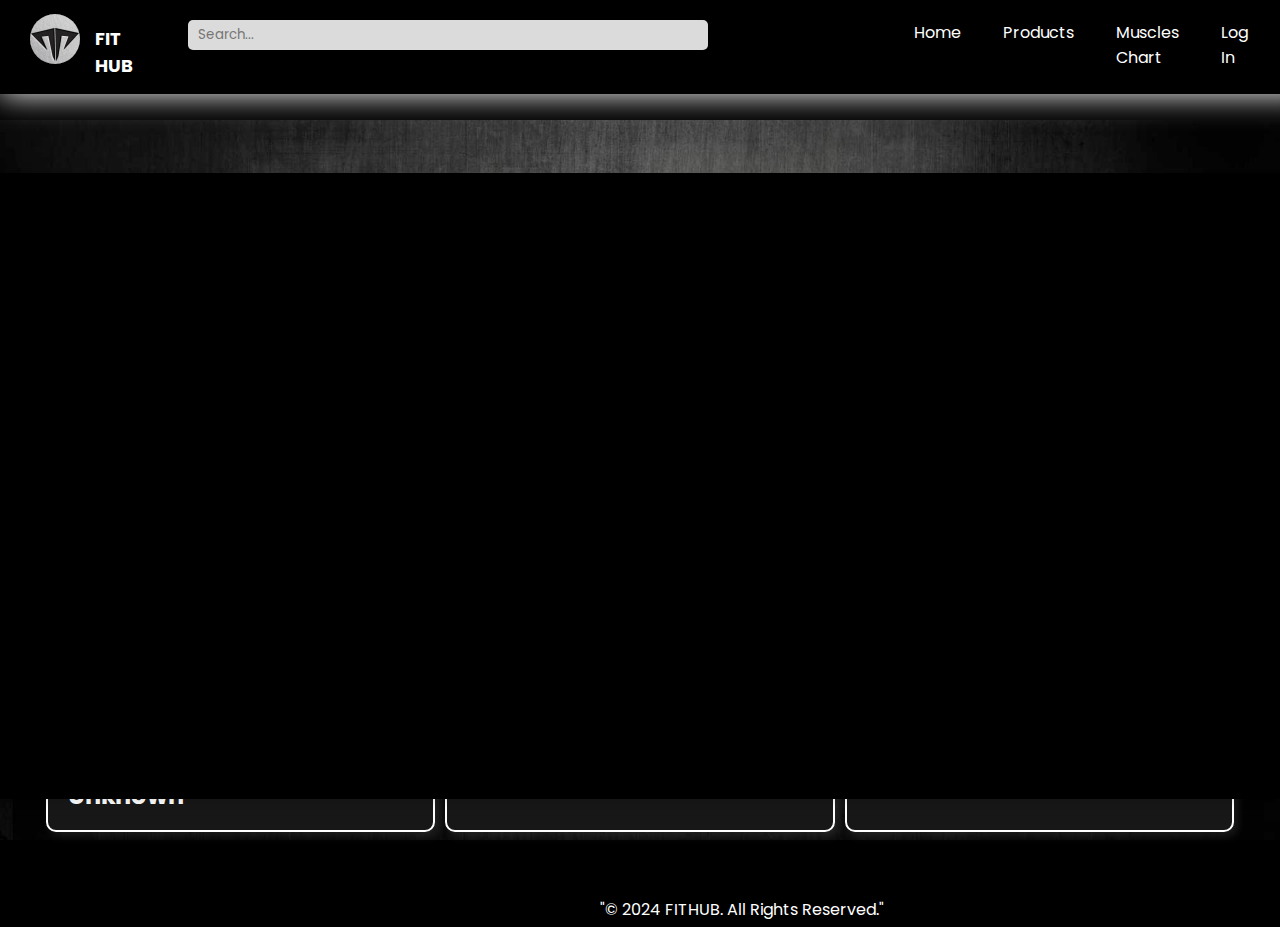
<file: index.html>
<!DOCTYPE html>
<html lang="en">

<head>
    <meta charset="UTF-8">
    <meta name="viewport" content="width=device-width, initial-scale=1.0">
    <title>Document</title>
    <link rel="stylesheet" href="style.css">
    <link rel="preconnect" href="https://fonts.googleapis.com">
    <link rel="preconnect" href="https://fonts.gstatic.com" crossorigin>
    <link
        href="https://fonts.googleapis.com/css2?family=Poppins:ital,wght@0,100;0,200;0,300;0,400;0,500;0,600;0,700;0,800;0,900;1,100;1,200;1,300;1,400;1,500;1,600;1,700;1,800;1,900&display=swap"
        rel="stylesheet">
</head>

<body>
    <nav id="navbar">
        <div class="logo">
            <img src="logooo.png" alt="">
        </div>
        <p class="webname">FIT HUB</p>
        <div class="search-container">
            <input type="text" class="search-input" placeholder="Search...">
            <!-- <i class="search-icon">🔍</i> -->
        </div>
        <ul class="items">
            <li class="item1"><a href="" target="_blank">Home</a></li>
            <li class="item2"><a href="Consumables.html" target="_blank">Products</a></li>
            <li class="item4"><a href="Muscle.html" target="_blank">Muscles Chart</a></li>
            <!-- <li class="item3"><a href="">Contact Us</a></li> -->
            <li class="item3"><a href="login page.html" target="_blank">Log In</a></li>
            <li class="item3"><a href="signin.html" target="_blank">Sign In</a></li>
        </ul>
    </nav>
    <main>
        <div class="background">
            <img src="45505.jpg" alt="image not found">
        </div>
        <div class="maindiv"></div>


    </main>
    <div class="ending">
        <div class="box1">
            "Strength doesn't come from what you can do. It comes from overcoming the things you once thought you
            couldn't." - Unknown
        </div>
        <div class="box2">
            "Fitness is not about being better than someone else. It's about being better than you used to be." - CR7
        </div>
        <div class="box3">
            "The only bad workout is the one that didn't happen." - Unknown
        </div>
    </div>
    <footer>
        <div>"© 2024 FITHUB. All Rights Reserved."</div>
    </footer>

</body>

</html>
</file>
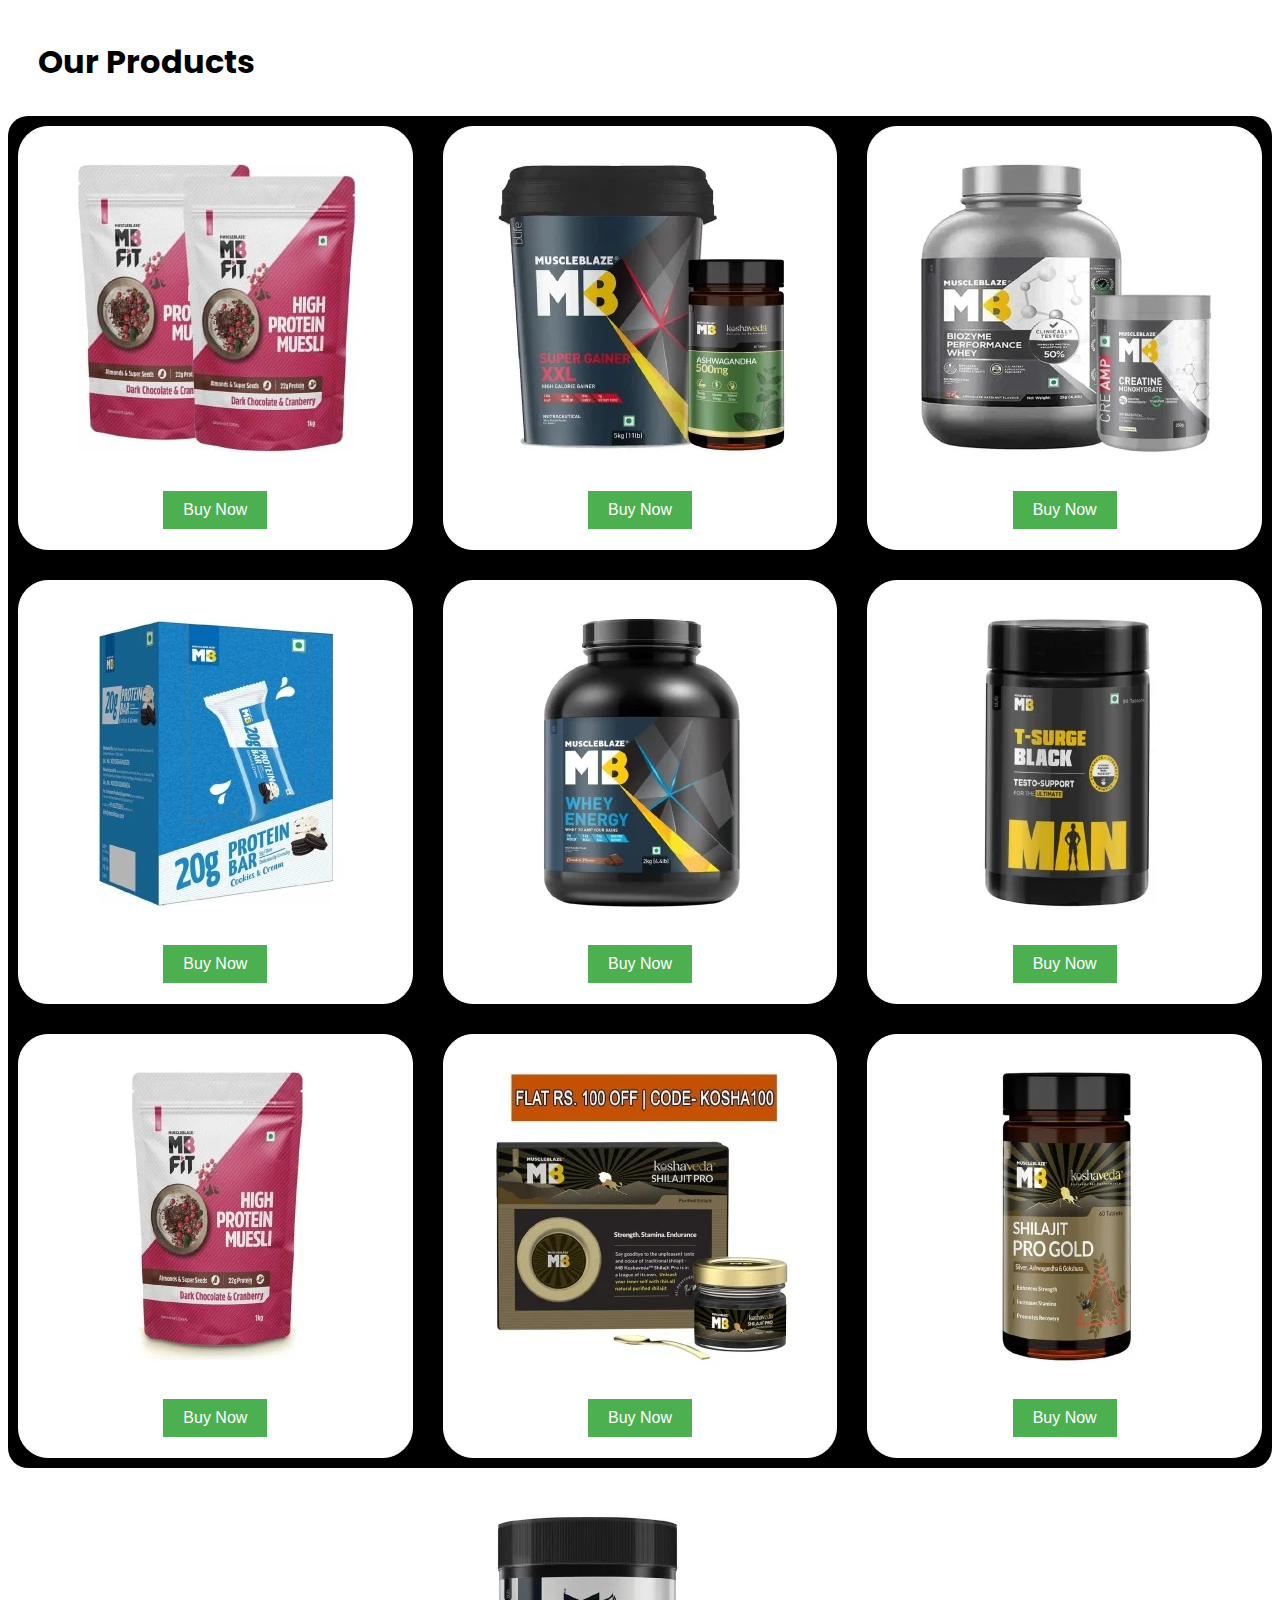
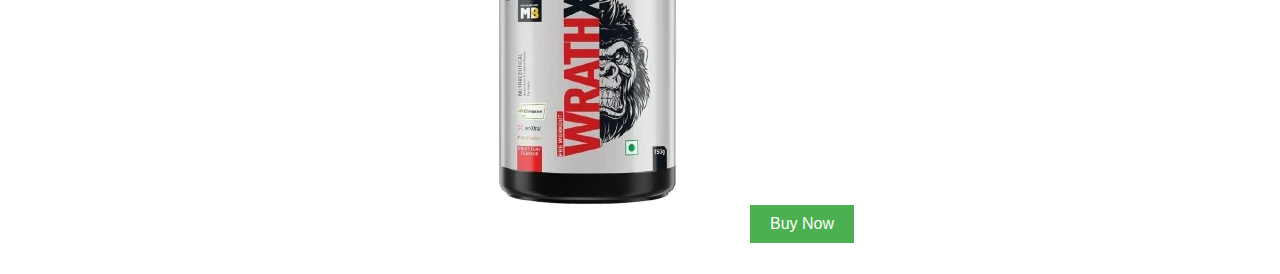
<file: Consumables.html>
<!DOCTYPE html>
<html lang="en">
<head>
  <meta charset="UTF-8">
  <meta name="viewport" content="width=device-width, initial-scale=1.0">
  <link href="https://fonts.googleapis.com/css2?family=Poppins:ital,wght@0,100;0,200;0,300;0,400;0,500;0,600;0,700;0,800;0,900;1,100;1,200;1,300;1,400;1,500;1,600;1,700;1,800;1,900&display=swap"
        rel="stylesheet">
  <style>
    .heading{
      font-family: poppins;
      font-size: xx-large;
      font-weight: bold;
      padding: 30px;

    }
    .grid-container {
      background-color: black;
      display: grid;
      grid-template-columns: repeat(3, 1fr); /* Creates 3 equal columns */
      grid-gap: 10px; /* Adjust the gap between grid items */
      border-radius: 20px;
    }

    /* Add styling for the grid items */
    .grid-item {
      margin: 10px;
      background-color: white;
      border: 1px solid white;
      padding: 20px;
      text-align: center;
      border-radius: 30px;
    }

    /* Style for the image */
    .grid-item img {
      max-width: 100%;
      height: auto;
      margin-bottom: 10px;

    }

    /* Style for the button */
    button {
      background-color: #4CAF50;
      color: white;
      padding: 10px 20px;
      border: none;
      text-align: center;
      text-decoration: none;
      display: inline-block;
      font-size: 16px;
      margin-top: 10px;
      cursor: pointer;
    }
  </style>
</head>
<body>
  <div class="heading">
    Our Products
  </div>
  <div class="grid-container">
    <div class="grid-item">
      <img src="pck_3053723_c_m.jpg" alt="Product Image">
      <button onclick="document.location='https://www.muscleblaze.com/'">Buy Now</button>
    </div>
    <div class="grid-item">
      <img src="pck_3127657_c_m.webp" alt="Product Image">
      <button onclick="document.location='https://www.muscleblaze.com/'">Buy Now</button>
    </div>
    <div class="grid-item">
      <img src="pck_3219487_c_m.webp" alt="Product Image">
      <button onclick="document.location='https://www.muscleblaze.com/'">Buy Now</button>
    </div>
    <div class="grid-item">
      <img src="prd_2285188-MuscleBlaze-Protein-Bar-20-gm-Protein-6-bars-Cookies-Cream_c_m.webp" alt="Product Image">
      <button onclick="document.location='https://www.muscleblaze.com/'">Buy Now</button>
    </div>
    <div class="grid-item">
      <img src="prd_2746854-MuscleBlaze-Whey-Energy-Protein-Supplement-Powder-with-Vitamins-Minerals-4.webp" alt="Product Image">
      <button onclick="document.location='https://www.muscleblaze.com/'">Buy Now</button>
    </div>
    <div class="grid-item">
      <img src="prd_2772955-MuscleBlaze-TSurge-Black-90-tablets-Unflavoured_c_m.webp" alt="Product Image">
      <button onclick="document.location='https://www.muscleblaze.com/'">Buy Now</button>
    </div>
    <div class="grid-item">
      <img src="prd_3039359-MuscleBlaze-High-Protein-Muesli-1-kg-Dark-Chocolate-Cranberry_c_m.webp" alt="Product Image">
      <button onclick="document.location='https://www.muscleblaze.com/'">Buy Now</button>
    </div>
    <div class="grid-item">
      <img src="prd_3140383-Koshaveda-Shilajit-Pro-by-MuscleBlaze-20-g_c_m.webp" alt="Product Image">
      <button onclick="document.location='https://www.muscleblaze.com/'">Buy Now</button>
    </div>
    <div class="grid-item">
      <img src="prd_3202327-Koshaveda-Shilajit-Pro-Gold-by-MuscleBlaze-60-tablets_c_m.webp" alt="Product Image">
      <button onclick="document.location='https://www.muscleblaze.com/'">Buy Now</button>
    </div>
  </div>
  <div class="grid-item">
  <img src="prd_3212223-MuscleBlaze-Pre-Workout-WrathX-0.webp" alt="Product Image">
  <button onclick="document.location='https://www.muscleblaze.com/'">Buy Now</button>
</div>
    <!-- Repeat the structure for other grid items -->

  </div>
</body>
</html>
</file>
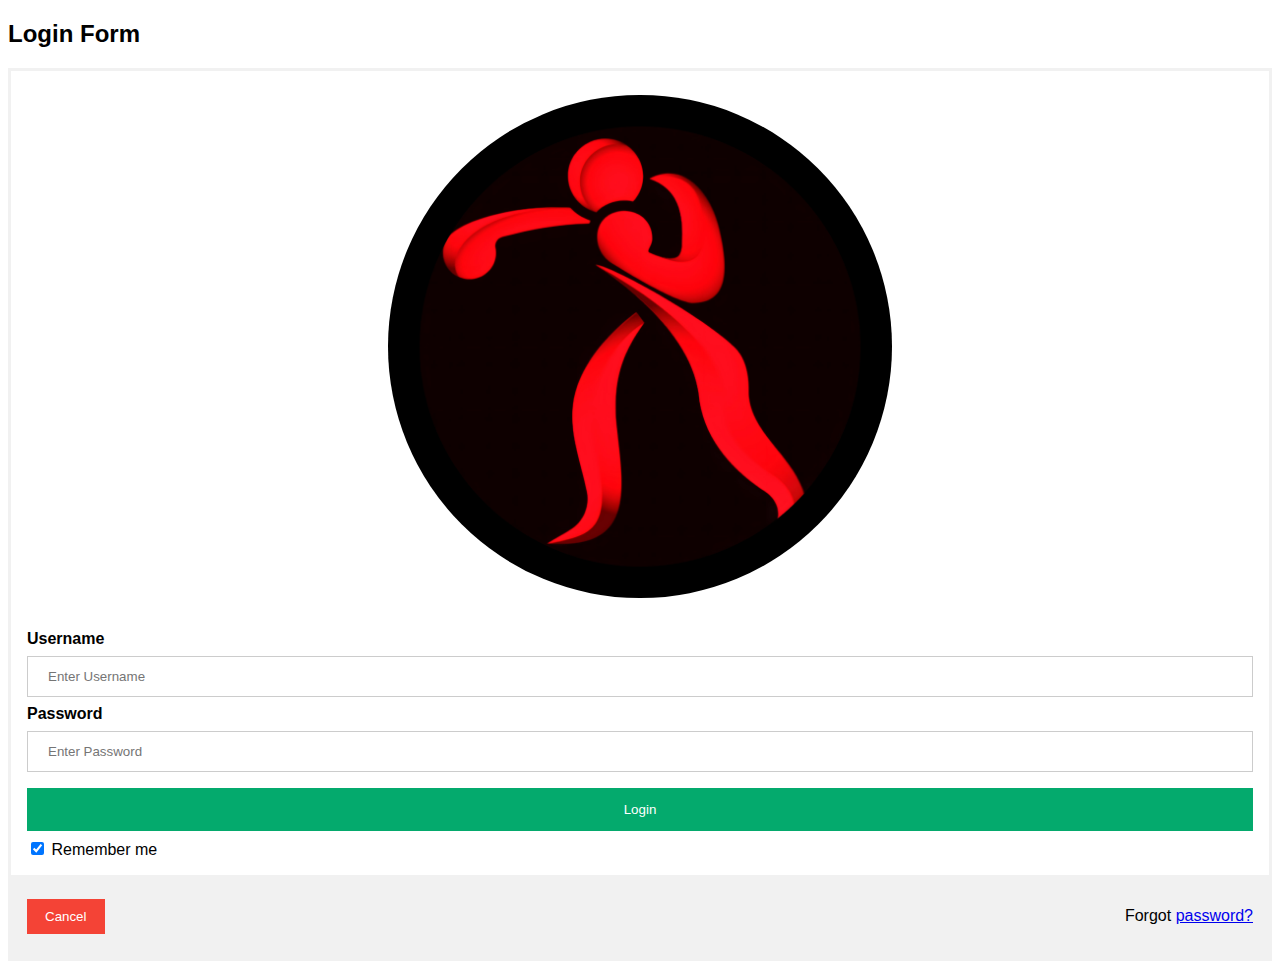
<file: login page.html>
<!DOCTYPE html>
<html>
<head>
<meta name="viewport" content="width=device-width, initial-scale=1">
<style>
body {font-family: Arial, Helvetica, sans-serif;}
form {border: 3px solid #f1f1f1;}

input[type=text], input[type=password] {
  width: 100%;
  padding: 12px 20px;
  margin: 8px 0;
  display: inline-block;
  border: 1px solid #ccc;
  box-sizing: border-box;
}

button {
  background-color: #04AA6D;
  color: white;
  padding: 14px 20px;
  margin: 8px 0;
  border: none;
  cursor: pointer;
  width: 100%;
}

button:hover {
  opacity: 0.8;
}

.cancelbtn {
  width: auto;
  padding: 10px 18px;
  background-color: #f44336;
}

.imgcontainer {
  text-align: center;
  margin: 24px 0 12px 0;
}
.imgcontainer img{
  width: 40vw;
}

img.avatar {
  width: 40%;
  border-radius: 50%;
}

.container {
  padding: 16px;
}

span.psw {
  float: right;
  padding-top: 16px;
}

/* Change styles for span and cancel button on extra small screens */
@media screen and (max-width: 300px) {
  span.psw {
     display: block;
     float: none;
  }
  .cancelbtn {
     width: 100%;
  }
}
</style>
</head>
<body>

<h2>Login Form</h2>

<form action="/action_page.php" method="post">
  <div class="imgcontainer">
    <img src="WhatsApp Image 2024-02-29 at 19.09.30_69ce267f.jpg" alt="Avatar" class="avatar">
  </div>

  <div class="container">
    <label for="uname"><b>Username</b></label>
    <input type="text" placeholder="Enter Username" name="uname" required>

    <label for="psw"><b>Password</b></label>
    <input type="password" placeholder="Enter Password" name="psw" required>
        
    <button type="submit">Login</button>
    <label>
      <input type="checkbox" checked="checked" name="remember"> Remember me
    </label>
  </div>

  <div class="container" style="background-color:#f1f1f1">
    <button type="button" class="cancelbtn">Cancel</button>
    <span class="psw">Forgot <a href="#">password?</a></span>
  </div>
</form>

</body>
</html>
</file>
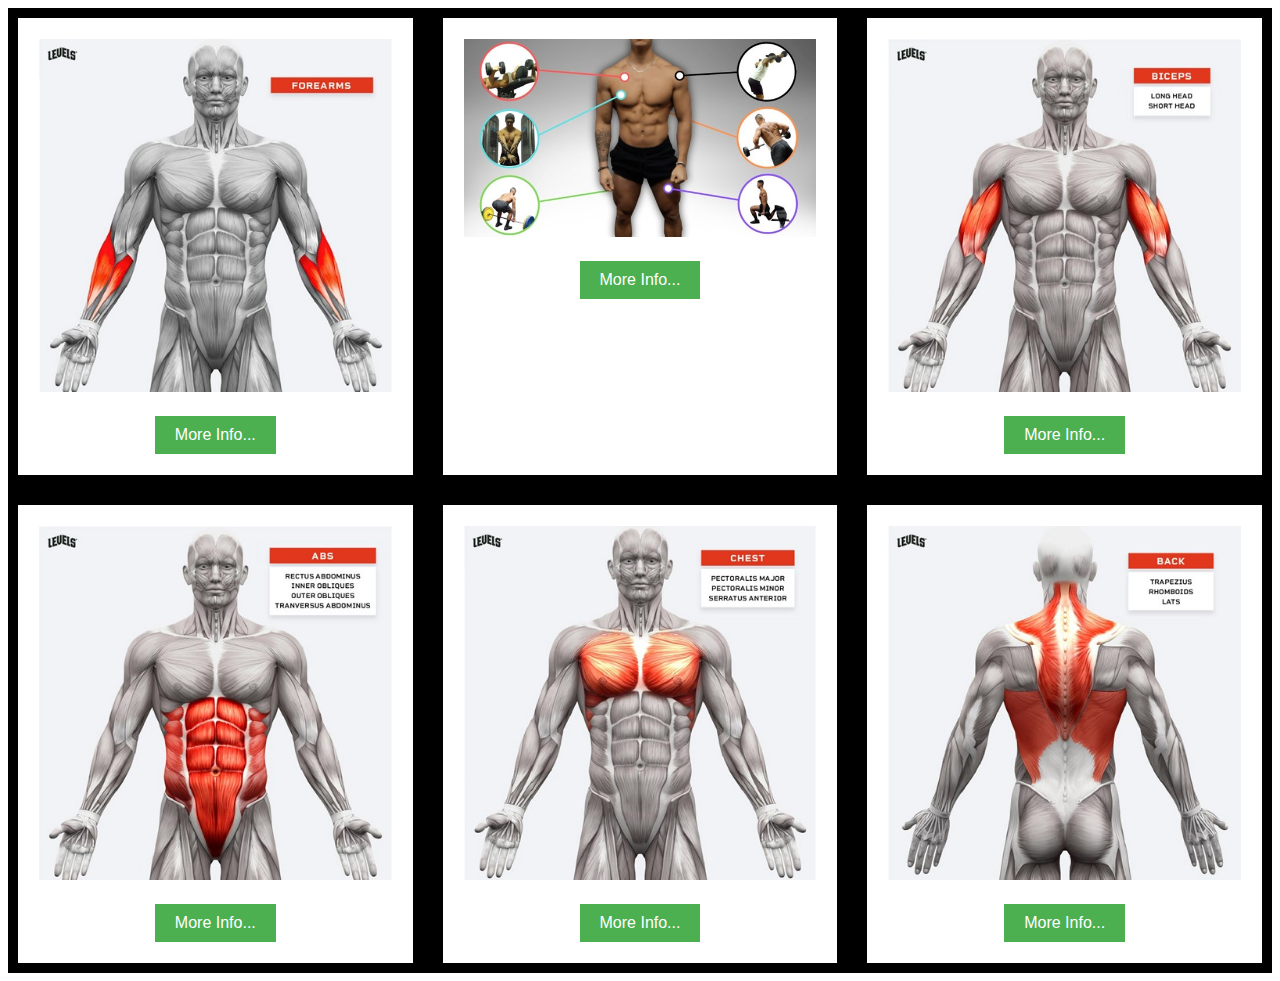
<file: Muscle.html>
<!DOCTYPE html>
<html lang="en">
<head>
  <meta charset="UTF-8">
  <meta name="viewport" content="width=device-width, initial-scale=1.0">
  <style>
    .grid-container {
      background-color: black;
      display: grid;
      grid-template-columns: repeat(3, 1fr); /* Creates 3 equal columns */
      grid-gap: 10px; /* Adjust the gap between grid items */
    }

    /* Add styling for the grid items */
    .grid-item {
      margin: 10px;
      background-color: white;
      border: 1px solid white;
      padding: 20px;
      text-align: center;
    }

    /* Style for the image */
    .grid-item img {
      max-width: 100%;
      height: auto;
      margin-bottom: 10px;
    }

    /* Style for the button */
    button {
      background-color: #4CAF50;
      color: white;
      padding: 10px 20px;
      border: none;
      text-align: center;
      text-decoration: none;
      display: inline-block;
      font-size: 16px;
      margin-top: 10px;
      cursor: pointer;
    }
  </style>
</head>
<body>
  <div class="grid-container">
    <div class="grid-item">
      <img src="WhatsApp Image 2024-03-01 at 00.27.45_0698b45f.jpg" alt="Product Image">
      <button onclick="document.location='https://levelsprotein.com/blogs/guides/the-ultimate-muscle-groups-guide'">More Info...</button>
    </div>
    <div class="grid-item">
      <img src="WhatsApp Image 2024-03-01 at 00.27.45_27479d30.jpg" alt="Product Image">
      <button onclick="document.location='https://levelsprotein.com/blogs/guides/the-ultimate-muscle-groups-guide'">More Info...</button>
    </div>
    <div class="grid-item">
      <img src="WhatsApp Image 2024-03-01 at 00.27.46_567174a9.jpg" alt="Product Image">
      <button onclick="document.location='https://levelsprotein.com/blogs/guides/the-ultimate-muscle-groups-guide#glutes'">More Info...</button>
    </div>
    <div class="grid-item">
      <img src="WhatsApp Image 2024-03-01 at 00.27.46_d8da3871.jpg" alt="Product Image">
      <button onclick="document.location='https://levelsprotein.com/blogs/guides/the-ultimate-muscle-groups-guide#glutes'">More Info...</button>
    </div>
    <div class="grid-item">
      <img src="WhatsApp Image 2024-03-01 at 00.27.47_055553d2.jpg" alt="Product Image">
      <button onclick="document.location='https://levelsprotein.com/blogs/guides/the-ultimate-muscle-groups-guide#glutes'">More Info...</button>
    </div>
    <div class="grid-item">
      <img src="WhatsApp Image 2024-03-01 at 00.27.48_8bdd8066.jpg" alt="Product Image">
      <button onclick="document.location='https://levelsprotein.com/blogs/guides/the-ultimate-muscle-groups-guide#glutes'">More Info...</button>
    </div>
    <!-- Repeat the structure for other grid items -->

  </div>
</body>
</html>
</file>
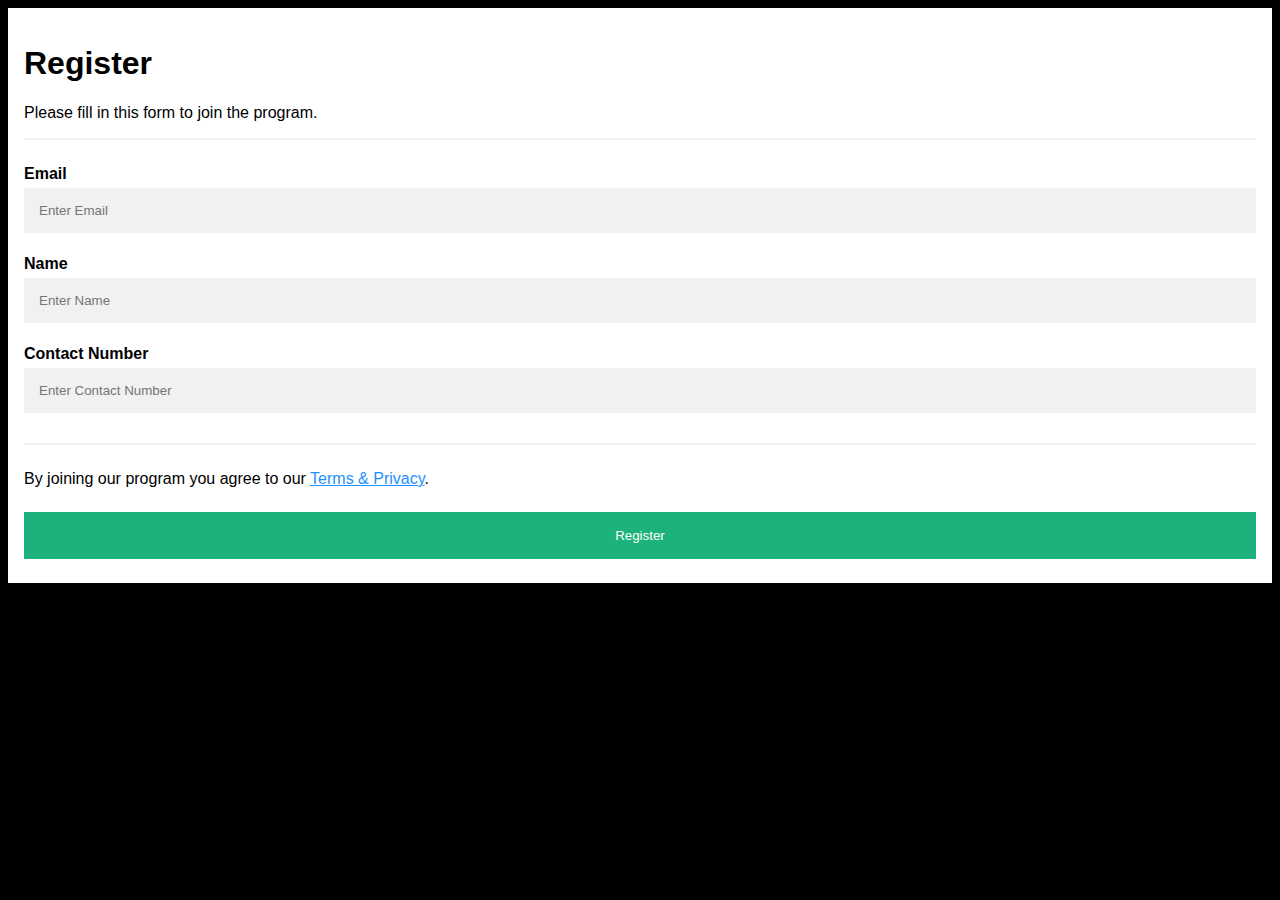
<file: register page.html>
<!DOCTYPE html>
<html>
<head>
<meta name="viewport" content="width=device-width, initial-scale=1">
<style>
body {
  font-family: Arial, Helvetica, sans-serif;
  background-color: black;
}

* {
  box-sizing: border-box;
}

/* Add padding to containers */
.container {
  padding: 16px;
  background-color: white;
}

/* Full-width input fields */
input[type=text], input[type=password] {
  width: 100%;
  padding: 15px;
  margin: 5px 0 22px 0;
  display: inline-block;
  border: none;
  background: #f1f1f1;
}

input[type=text]:focus, input[type=password]:focus {
  background-color: #ddd;
  outline: none;
}

/* Overwrite default styles of hr */
hr {
  border: 1px solid #f1f1f1;
  margin-bottom: 25px;
}

/* Set a style for the submit button */
.registerbtn {
  background-color: #04AA6D;
  color: white;
  padding: 16px 20px;
  margin: 8px 0;
  border: none;
  cursor: pointer;
  width: 100%;
  opacity: 0.9;
}

.registerbtn:hover {
  opacity: 1;
}

/* Add a blue text color to links */
a {
  color: dodgerblue;
}

/* Set a grey background color and center the text of the "sign in" section */
.signin {
  background-color: #f1f1f1;
  text-align: center;
}
</style>
</head>
<body>

<form action="/action_page.php">
  <div class="container">
    <h1>Register</h1>
    <p>Please fill in this form to join the program.</p>
    <hr>

    <label for="email"><b>Email</b></label>
    <input type="text" placeholder="Enter Email" name="email" id="email" required>

    <label for="name"><b>Name</b></label>
    <input type="text" placeholder="Enter Name" name="name" id="name" required>

    <label for="Contactno"><b>Contact Number</b></label>
    <input type="text" placeholder="Enter Contact Number" name="Contactno" id="Contactno" required>
    <hr>
    <p>By joining our program you agree to our <a href="#">Terms & Privacy</a>.</p>

    <button type="submit" class="registerbtn">Register</button>
  </div>
</form>

</body>
</html>
</file>
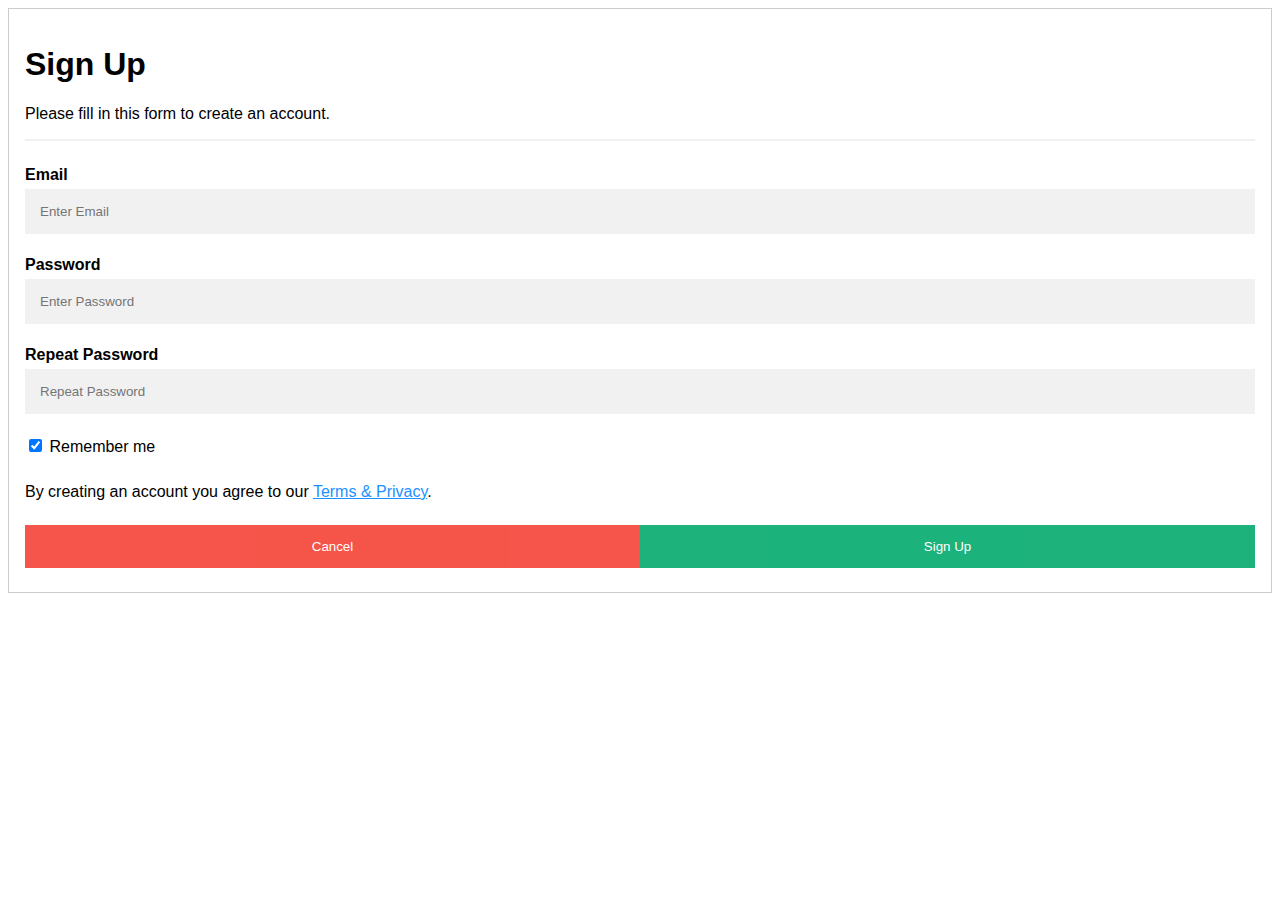
<file: signin.html>
<!DOCTYPE html>
<html>
<style>
body {font-family: Arial, Helvetica, sans-serif;}
* {box-sizing: border-box}

/* Full-width input fields */
input[type=text], input[type=password] {
  width: 100%;
  padding: 15px;
  margin: 5px 0 22px 0;
  display: inline-block;
  border: none;
  background: #f1f1f1;
}

input[type=text]:focus, input[type=password]:focus {
  background-color: #ddd;
  outline: none;
}

hr {
  border: 1px solid #f1f1f1;
  margin-bottom: 25px;
}

/* Set a style for all buttons */
button {
  background-color: #04AA6D;
  color: white;
  padding: 14px 20px;
  margin: 8px 0;
  border: none;
  cursor: pointer;
  width: 100%;
  opacity: 0.9;
}

button:hover {
  opacity:1;
}

/* Extra styles for the cancel button */
.cancelbtn {
  padding: 14px 20px;
  background-color: #f44336;
}

/* Float cancel and signup buttons and add an equal width */
.cancelbtn, .signupbtn {
  float: left;
  width: 50%;
}

/* Add padding to container elements */
.container {
  padding: 16px;
}

/* Clear floats */
.clearfix::after {
  content: "";
  clear: both;
  display: table;
}

/* Change styles for cancel button and signup button on extra small screens */
@media screen and (max-width: 300px) {
  .cancelbtn, .signupbtn {
     width: 100%;
  }
}
</style>
<body>

<form action="/action_page.php" style="border:1px solid #ccc">
  <div class="container">
    <h1>Sign Up</h1>
    <p>Please fill in this form to create an account.</p>
    <hr>

    <label for="email"><b>Email</b></label>
    <input type="text" placeholder="Enter Email" name="email" required>

    <label for="psw"><b>Password</b></label>
    <input type="password" placeholder="Enter Password" name="psw" required>

    <label for="psw-repeat"><b>Repeat Password</b></label>
    <input type="password" placeholder="Repeat Password" name="psw-repeat" required>
    
    <label>
      <input type="checkbox" checked="checked" name="remember" style="margin-bottom:15px"> Remember me
    </label>
    
    <p>By creating an account you agree to our <a href="#" style="color:dodgerblue">Terms & Privacy</a>.</p>

    <div class="clearfix">
      <button type="button" class="cancelbtn">Cancel</button>
      <button type="submit" class="signupbtn">Sign Up</button>
    </div>
  </div>
</form>

</body>
</html>
</file>
<file: style.css>
*{
    background-color: black;
    color: white;
    padding: 0px;
    margin: 0px;
    font-family: poppins;
    /* font-family: cinzel; */
    /* font-weight: bold; */
    background-color: rgb(0, 0, 0);
}

#navbar{
    width: 100vw;
    display: flex;
    /* margin-top: 20px; */
    /* margin-left: 100px; */
    padding-left: 30px;
    padding-top: 20px;
    padding-bottom: 10px;
    position:fixed;
    background-color: rgb(0, 0, 0);
    box-shadow: 0px 0px 30px 1px rgb(245, 245, 245);



}
.items {
    display: flex;
    gap: 30px;
    margin-left: 200px;

}
.items li {  
    display: flex;
    height: 25px;
}
.items li a{
    padding: 0px 6px;

    text-decoration: none;
}
.logo{
    margin-top: -6px;
    background-color: rgb(129, 129, 129);
    width: 50px;
    height: 50px;
    border-radius: 80px;
}
.logo img{
    width: 50px;
    border-radius: 50px;
}
.webname{
    font-weight: bolder;
    padding: 5px;
    margin-left: 10px;
    font-size: large;
}
.background img{
    margin-top: 120px;
    height: 100%;
    width: 100%;
}


.search-input {
    border-radius: 5px;
    border: none;
    width: 500px;
    padding: 5px 10px;
    background-color: rgb(219, 219, 219);
    margin-left: 50px;
    /* opacity:; */
    /* color: aquamarine; */
}

.maindiv{
    height: 626px;
    width: 1519px;
    /* background-color: aqua; */
    position: absolute;
    left: 50%;
    top: 50%;
    /* background-image: url(images/45477.jpg); */
    background-size: 100% 100%;
    transform: translate(-50%, 50%);
    box-shadow: 0px 4px 8px rgba(0, 0, 0, 0.1); 
    animation: slider 60s infinite ease-out;
    box-sizing: border-box;
    margin-top: -590px;
    
    
}

@keyframes slider{
    
    0%{background-image: url(1.png);}
    10%{background-image: url(2.png);}
    20%{background-image: url(3.png);}
    30%{background-image: url(4.png);}
    40%{background-image: url(5.png);}
    50%{background-image: url(1.png);}
    60%{background-image: url(2.png);}
    70%{background-image: url(3.png);}
    80%{background-image: url(4.png);}
    90%{background-image: url(5.png);}
    100%{background-image: url(1.png);}
    
    /* 90%{background-color: brown;} */
}

#navbar ul li a:hover{
    background-color: rgb(205, 205, 205);
    color: black;
    border-radius: 10px;
}

#navbar{
    z-index: 3;
}
.background p{
    font-size:xx-large;
    font-weight: bold;
    color: white;
    z-index: +5;
}
.ending{
    
    margin-top: -266px;
    display: flex;
    flex-direction: row;
    /* align-items: center; */
    justify-content: center;
    gap: 10px;
    
}
.ending div{
    font-size: x-large;
    width: 27vw;
    border: 2px solid rgb(255, 255, 255);
    /* margin: auto; */
    font-weight: bold;
    padding: 20px;
    height: 23vh;
    border-radius: 10px;
    background-color: rgb(23, 23, 23);
    box-shadow: 4px 4px 8px rgba(255, 255, 255, 0.1); 
}
footer{
    width: 100%;
    height: 20px;
    background-color: black;
    /* margin-left: 600px; */
}
footer div{
    padding: 5px;
    padding-left: 600px;
    background-color: black;
    margin-top: 60px;
}
</file>
